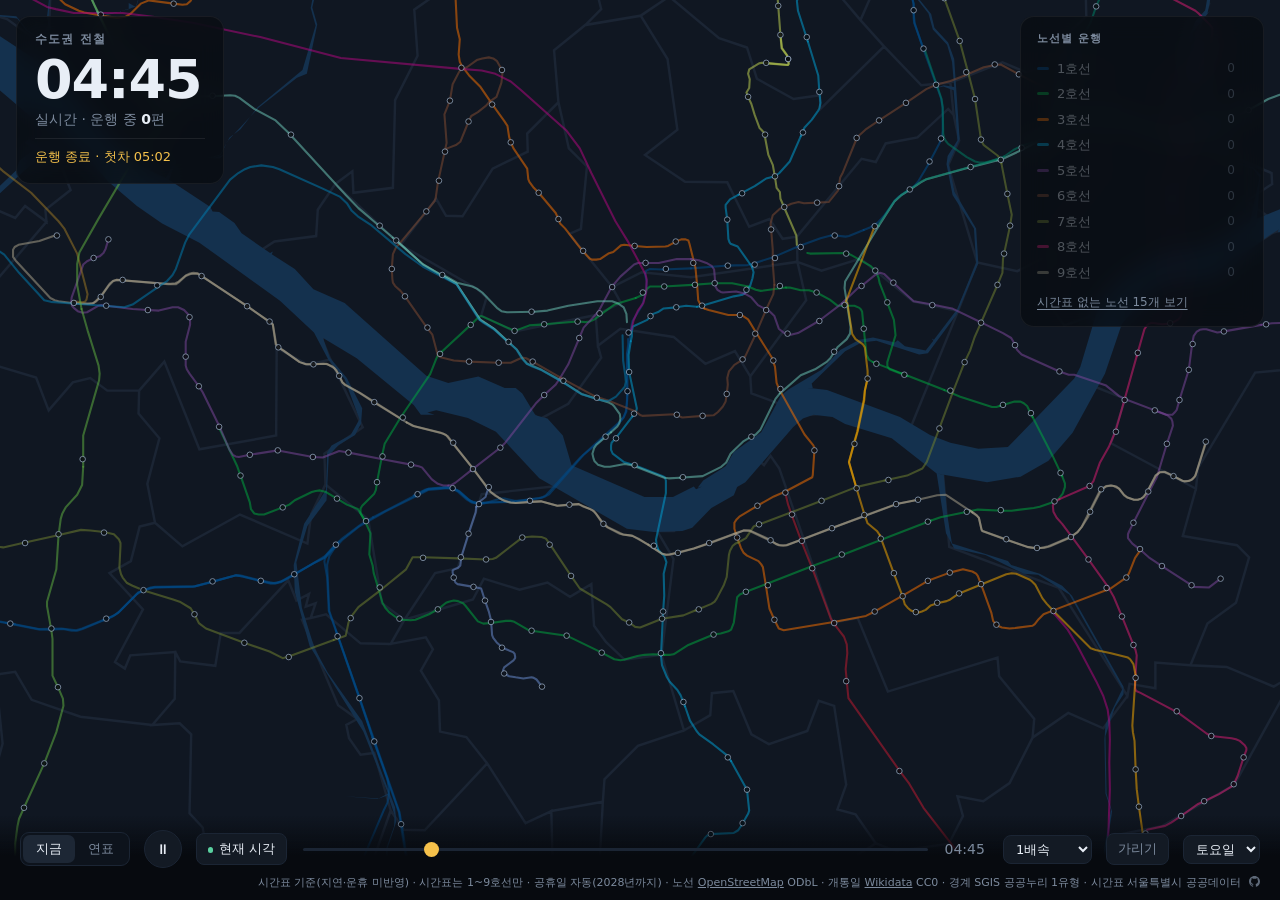
<file: index.html>
<!doctype html>
<html lang="ko">
<head>
<meta charset="utf-8">
<meta name="viewport" content="width=device-width, initial-scale=1, viewport-fit=cover">
<title>수도권 전철 — 지금 달리는 열차</title>
<meta name="description" content="시간표대로 수도권 전철 노선도 위를 열차가 달린다. 연도를 움직이면 노선망이 자라난다.">
<link rel="stylesheet" href="style.css">
</head>
<body class="live">

<svg id="map" role="img" aria-label="수도권 전철 노선망 지도"></svg>
<div id="tip" hidden></div>

<header id="head">
  <h1>수도권 전철</h1>
  <div id="big">—</div>
  <p id="sub"></p>
  <p id="note" hidden></p>
</header>

<aside id="side">
  <h2 class="only-live">노선별 운행</h2>
  <h2 class="only-year">최근 개통</h2>
  <ul id="lines" class="only-live"></ul>
  <button id="untimed" class="only-live" type="button" hidden></button>
  <ol id="recent" class="only-year"></ol>
</aside>

<footer id="foot">
  <span class="only-live">시간표 기준(지연·운휴 미반영) · 시간표는 1~9호선만 ·</span>
  <span class="only-live" id="holiday"></span>
  <span class="only-year" id="undated"></span>
  노선 <a href="https://www.openstreetmap.org/copyright">OpenStreetMap</a> ODbL ·
  개통일 <a href="https://www.wikidata.org">Wikidata</a> CC0 ·
  경계 SGIS 공공누리 1유형 · 시간표 서울특별시 공공데이터
  <a class="src" href="https://github.com/wantaekchoi/seoul-subway" aria-label="GitHub 저장소">
    <svg viewBox="0 0 16 16" aria-hidden="true"><path d="M8 0C3.58 0 0 3.58 0 8c0 3.54 2.29 6.53 5.47 7.59.4.07.55-.17.55-.38 0-.19-.01-.82-.01-1.49-2.01.37-2.53-.49-2.69-.94-.09-.23-.48-.94-.82-1.13-.28-.15-.68-.52-.01-.53.63-.01 1.08.58 1.23.82.72 1.21 1.87.87 2.33.66.07-.52.28-.87.51-1.07-1.78-.2-3.64-.89-3.64-3.95 0-.87.31-1.59.82-2.15-.08-.2-.36-1.02.08-2.12 0 0 .67-.21 2.2.82.64-.18 1.32-.27 2-.27s1.36.09 2 .27c1.53-1.04 2.2-.82 2.2-.82.44 1.1.16 1.92.08 2.12.51.56.82 1.27.82 2.15 0 3.07-1.87 3.75-3.65 3.95.29.25.54.73.54 1.48 0 1.07-.01 1.93-.01 2.2 0 .21.15.46.55.38A8.012 8.012 0 0 0 16 8c0-4.42-3.58-8-8-8z"/></svg>
  </a>
</footer>

<div id="dock">
  <div id="modes">
    <button data-mode="live" aria-pressed="true">지금</button>
    <button data-mode="year" aria-pressed="false">연표</button>
  </div>
  <button id="play" aria-label="재생">▶</button>
  <button id="tonow" class="only-live" title="현재 시각으로 돌아갑니다">현재 시각</button>
  <input id="slider" type="range" min="0" max="86340" step="60" value="0" aria-label="시각">
  <output id="tag"></output>
  <label id="ratewrap" class="only-live">
    <select id="rate" aria-label="배속">
      <option value="1">1배속</option>
      <option value="10">10배속</option>
      <option value="60">60배속</option>
      <option value="120">120배속</option>
    </select>
  </label>
  <button id="bare" title="곁 화면과 각주를 걷습니다 (H)"></button>
  <label id="daywrap" class="only-live">
    <select id="day" aria-label="요일 구분">
      <option value="1">평일</option>
      <option value="2">토요일</option>
      <option value="3">휴일</option>
    </select>
  </label>
</div>

<p id="loading">불러오는 중…</p>
<script type="module" src="app.js"></script>
</body>
</html>
</file>
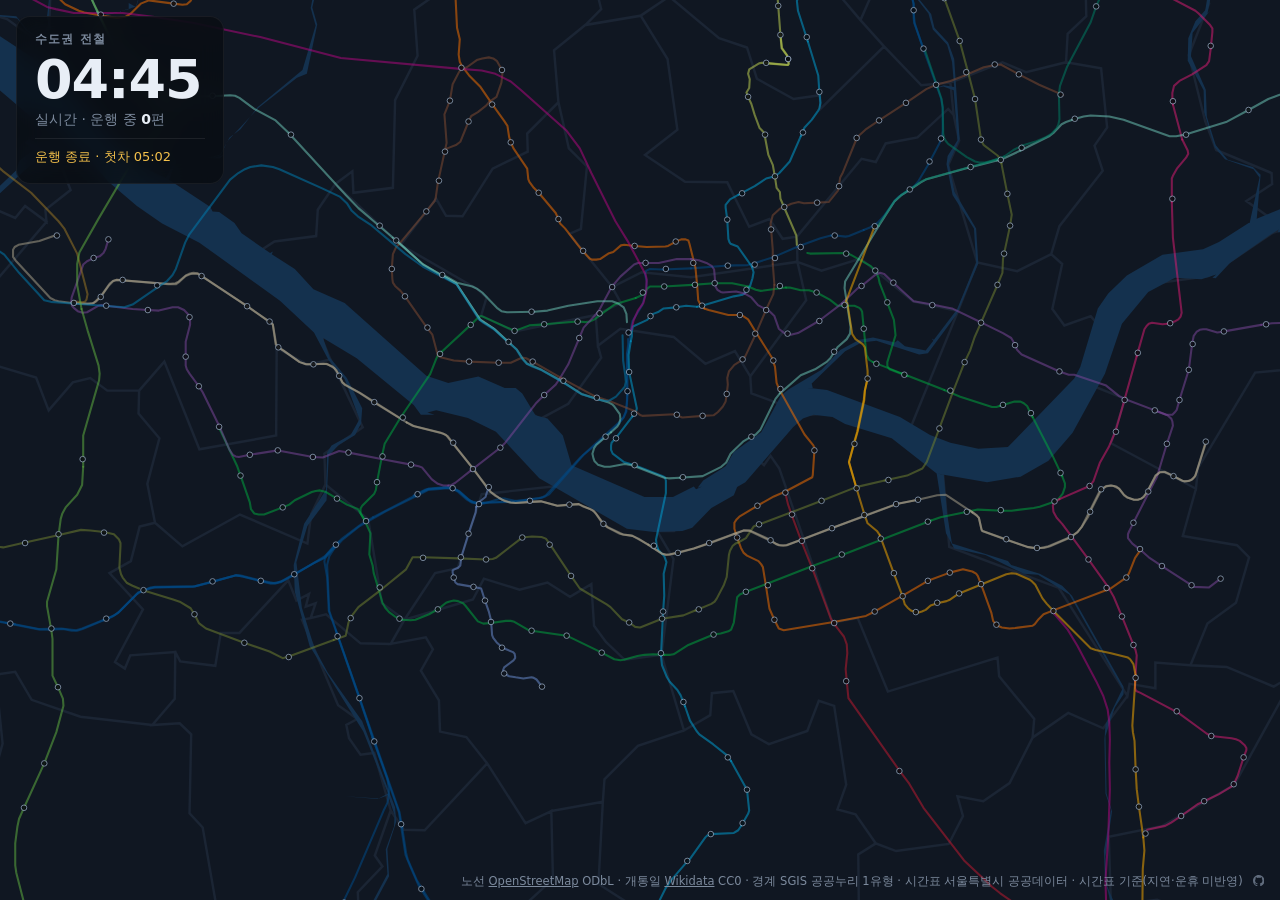
<file: newtab.html>
<!doctype html>
<html lang="ko">
<head>
<meta charset="utf-8">
<title>수도권 전철</title>
<link rel="stylesheet" href="style.css">
<style>
  /* 새 탭에는 조작이 없다. 각주는 창을 만들지 않고 바닥에 한 줄로 깐다 —
     매일 보는 화면이라 지도를 가리는 상자가 하나라도 적은 게 낫다. */
  #foot {
    position: fixed; z-index: 2;
    left: 0; right: 0; bottom: 0;
    padding: 10px 16px calc(10px + env(safe-area-inset-bottom));
    background: none; border: 0; border-radius: 0;
    backdrop-filter: none; -webkit-backdrop-filter: none;
    color: var(--dim); font-size: 11.5px;
    white-space: nowrap; overflow: hidden; text-overflow: ellipsis;
  }
  #foot .src { display: inline-flex; margin: 0 0 0 6px; vertical-align: -.15em; }
</style>
</head>
<body class="live">

<svg id="map" role="img" aria-label="수도권 전철 노선망 지도"></svg>
<div id="tip" hidden></div>

<header id="head">
  <h1>수도권 전철</h1>
  <div id="big">—</div>
  <p id="sub"></p>
  <p id="note" hidden></p>
</header>

<footer id="foot">
  노선 <a href="https://www.openstreetmap.org/copyright">OpenStreetMap</a> ODbL ·
  개통일 <a href="https://www.wikidata.org">Wikidata</a> CC0 ·
  경계 SGIS 공공누리 1유형 · 시간표 서울특별시 공공데이터 · 시간표 기준(지연·운휴 미반영)
  <a class="src" href="https://github.com/wantaekchoi/seoul-subway" aria-label="GitHub 저장소">
    <svg viewBox="0 0 16 16" aria-hidden="true"><path d="M8 0C3.58 0 0 3.58 0 8c0 3.54 2.29 6.53 5.47 7.59.4.07.55-.17.55-.38 0-.19-.01-.82-.01-1.49-2.01.37-2.53-.49-2.69-.94-.09-.23-.48-.94-.82-1.13-.28-.15-.68-.52-.01-.53.63-.01 1.08.58 1.23.82.72 1.21 1.87.87 2.33.66.07-.52.28-.87.51-1.07-1.78-.2-3.64-.89-3.64-3.95 0-.87.31-1.59.82-2.15-.08-.2-.36-1.02.08-2.12 0 0 .67-.21 2.2.82.64-.18 1.32-.27 2-.27s1.36.09 2 .27c1.53-1.04 2.2-.82 2.2-.82.44 1.1.16 1.92.08 2.12.51.56.82 1.27.82 2.15 0 3.07-1.87 3.75-3.65 3.95.29.25.54.73.54 1.48 0 1.07-.01 1.93-.01 2.2 0 .21.15.46.55.38A8.012 8.012 0 0 0 16 8c0-4.42-3.58-8-8-8z"/></svg>
  </a>
</footer>

<p id="loading">불러오는 중…</p>

<script type="module" src="newtab.js"></script>
</body>
</html>
</file>
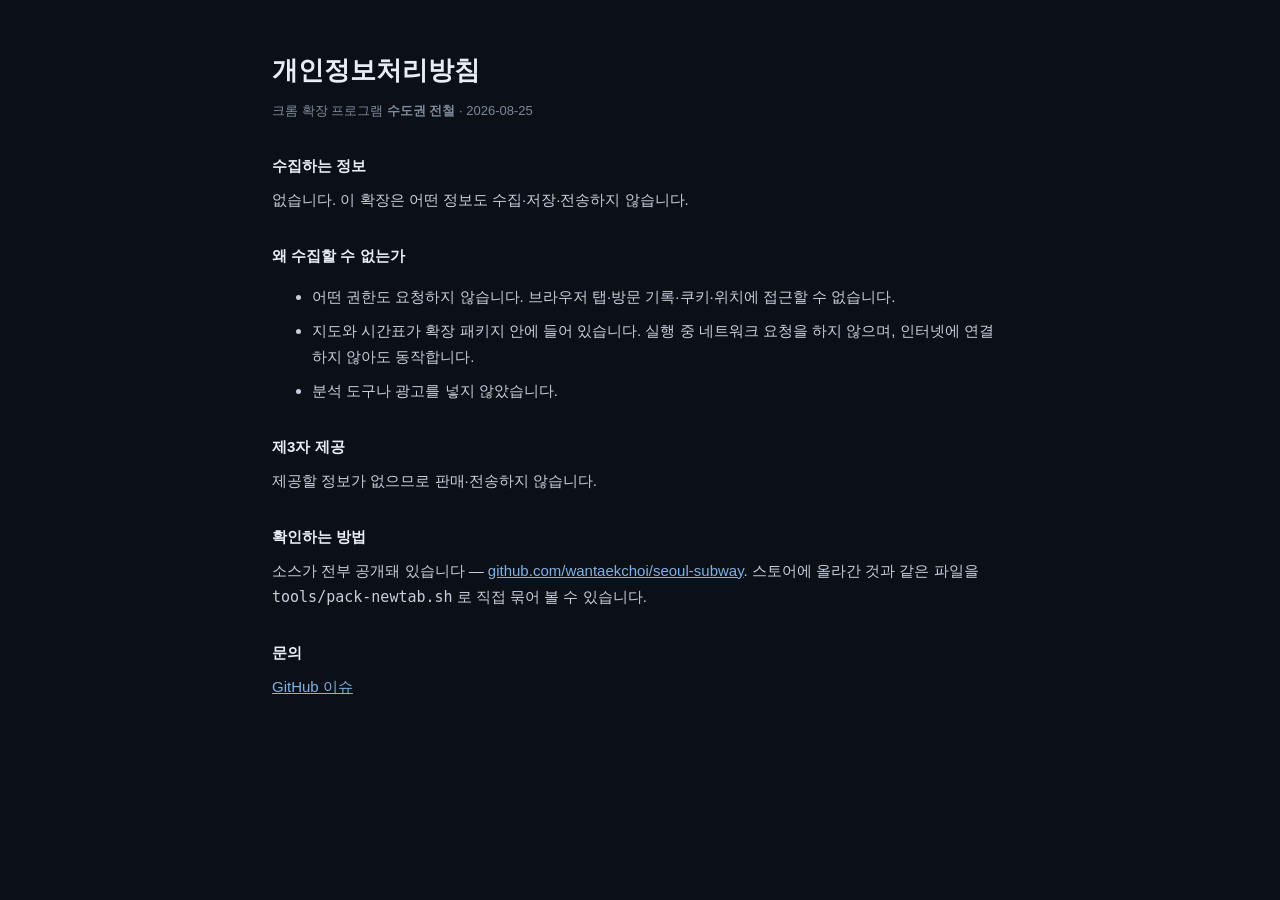
<file: privacy.html>
<!doctype html>
<html lang="ko">
<head>
<meta charset="utf-8">
<meta name="viewport" content="width=device-width, initial-scale=1">
<title>개인정보처리방침 — 수도권 전철</title>
<style>
  :root { color-scheme: dark }
  body {
    margin: 0 auto; padding: 48px 20px 80px; max-width: 46rem;
    background: #0b0f16; color: #c6d0dc;
    font: 15px/1.75 -apple-system, BlinkMacSystemFont, 'Apple SD Gothic Neo', sans-serif;
  }
  h1 { margin: 0 0 .2em; font-size: 26px; color: #e8eef6 }
  h2 { margin: 2em 0 .4em; font-size: 15px; color: #e8eef6 }
  p, li { margin: .5em 0 }
  a { color: #7fb2e8 }
  .when { color: #7c8a9d; font-size: 13px }
</style>
</head>
<body>

<h1>개인정보처리방침</h1>
<p class="when">크롬 확장 프로그램 <b>수도권 전철</b> · 2026-08-25</p>

<h2>수집하는 정보</h2>
<p>없습니다. 이 확장은 어떤 정보도 수집·저장·전송하지 않습니다.</p>

<h2>왜 수집할 수 없는가</h2>
<ul>
  <li>어떤 권한도 요청하지 않습니다. 브라우저 탭·방문 기록·쿠키·위치에 접근할 수 없습니다.</li>
  <li>지도와 시간표가 확장 패키지 안에 들어 있습니다. 실행 중 네트워크 요청을 하지 않으며,
      인터넷에 연결하지 않아도 동작합니다.</li>
  <li>분석 도구나 광고를 넣지 않았습니다.</li>
</ul>

<h2>제3자 제공</h2>
<p>제공할 정보가 없으므로 판매·전송하지 않습니다.</p>

<h2>확인하는 방법</h2>
<p>소스가 전부 공개돼 있습니다 —
  <a href="https://github.com/wantaekchoi/seoul-subway">github.com/wantaekchoi/seoul-subway</a>.
  스토어에 올라간 것과 같은 파일을 <code>tools/pack-newtab.sh</code> 로 직접 묶어 볼 수 있습니다.</p>

<h2>문의</h2>
<p><a href="https://github.com/wantaekchoi/seoul-subway/issues">GitHub 이슈</a></p>

</body>
</html>
</file>
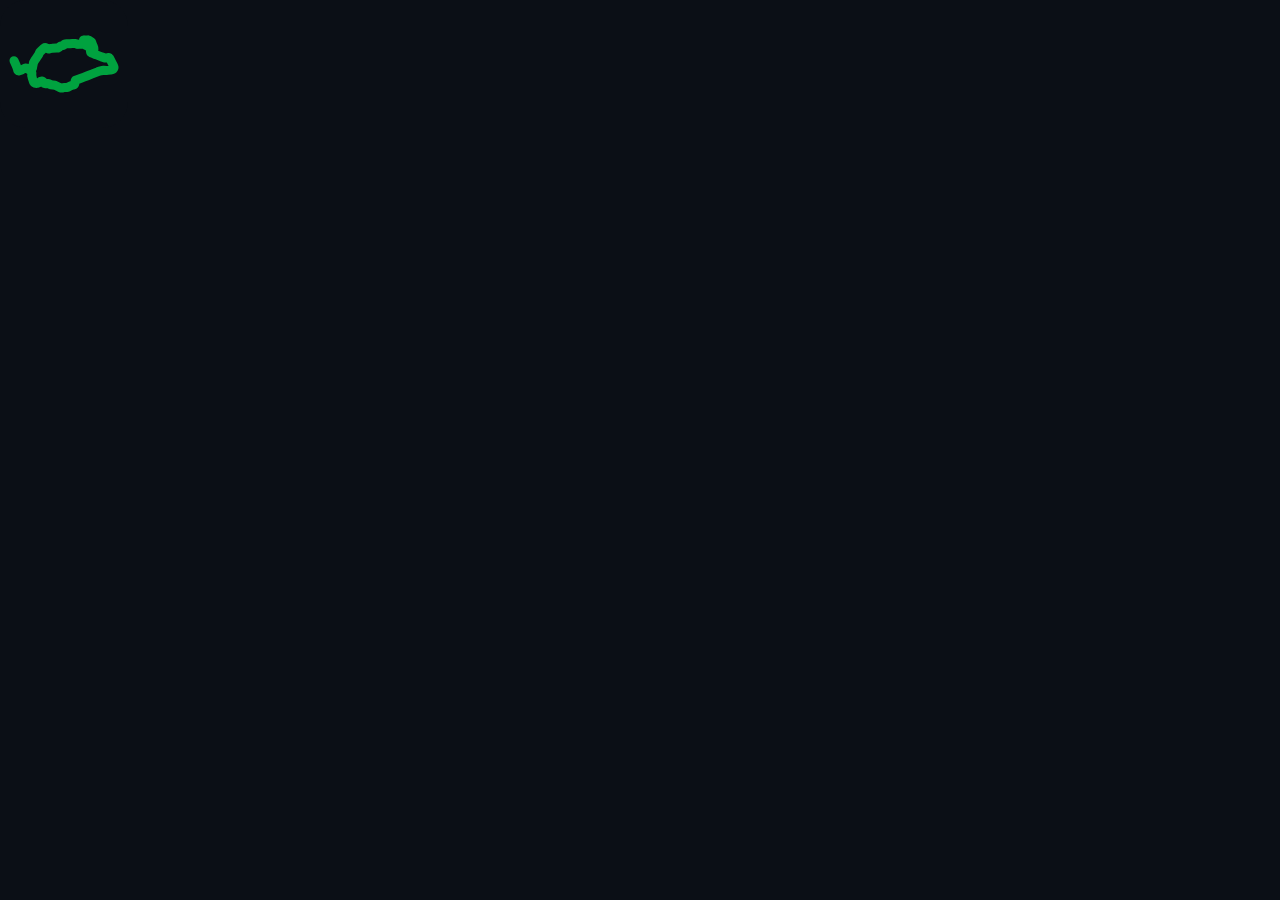
<file: icon/icon.html>
<!doctype html><meta charset="utf-8">
<style>html,body{margin:0;background:#0b0f16}svg{display:block}</style>
<svg width="128" height="128" viewBox="0 0 128 128" xmlns="http://www.w3.org/2000/svg">
  <rect width="128" height="128" rx="26" fill="#0b0f16"/>
  <path d="M63.3 45.3L60.7 46.0L59.3 47.1M56.4 48.0L57.3 48.1L57.8 48.0L58.3 47.8L59.3 47.1M56.4 48.0L52.4 48.3M48.9 49.1L50.7 48.4L52.4 48.3M48.9 49.1L45.0 47.4L44.7 47.5L43.7 48.4M40.3 51.6L43.7 48.4M40.3 51.6L39.8 52.0L39.6 52.4L38.9 54.2L35.4 59.4M35.4 59.4L33.5 62.5L33.3 63.7M33.3 63.7L32.6 67.1M31.2 71.7L30.7 70.7L30.7 70.2L30.9 69.9L32.3 68.4L32.5 68.0L32.6 67.1M31.2 71.7L31.9 73.1L31.7 75.6L32.1 76.9L32.2 77.8L32.7 79.3M32.7 79.3L33.3 81.3L33.6 81.9L34.1 82.5L34.8 83.0L35.6 83.3M35.6 83.3L36.6 83.4L37.2 83.3L38.8 82.7L39.8 82.1M39.8 82.1L40.8 81.3L41.1 81.2L41.7 81.1L42.2 81.1L42.8 81.4L43.1 81.7L44.6 83.5L45.2 83.8L46.1 83.7M46.1 83.7L47.9 83.5L48.4 83.5L48.8 83.6L50.4 84.5L50.9 84.7M50.9 84.7L55.0 85.2M55.0 85.2L59.2 87.2M66.6 87.5L65.3 87.4L64.3 87.5L63.4 87.6L61.8 88.1L61.4 88.1L60.7 88.0L59.2 87.2M66.6 87.5L67.3 87.5L67.7 87.4L69.5 86.3L72.4 85.1M72.4 85.1L73.3 85.0L74.2 84.7L74.5 84.5L74.8 83.7L75.2 80.7L75.5 80.3L76.3 80.0M79.0 79.0L76.3 80.0M79.0 79.0L84.0 77.1M84.0 77.1L87.6 75.7M92.3 73.9L87.6 75.7M92.3 73.9L98.2 71.6M102.5 70.5L99.3 71.2L98.2 71.6M102.5 70.5L103.7 70.3L106.8 70.4M112.7 69.4L111.1 69.9L110.3 70.1L107.7 70.4L106.8 70.4M113.7 66.3L114.0 67.2L114.0 67.6L113.9 68.0L113.7 68.4L113.2 69.1L112.7 69.4M110.2 59.3L112.6 64.0L113.7 66.3M110.2 59.3L109.5 58.0L109.1 57.7L108.8 57.5L108.1 57.5L106.3 58.0M106.3 58.0L105.9 58.1L105.4 58.1L101.6 56.9L99.7 56.1M99.7 56.1L94.6 54.1M94.6 54.1L91.3 52.8M90.2 48.8L90.6 52.0L90.8 52.5L91.3 52.8M87.7 46.2L89.1 46.1L89.7 46.4L89.9 46.6L90.0 46.9L90.2 48.8M84.6 44.6L86.2 45.5L87.1 46.1L87.7 46.2M81.0 44.0L81.5 44.0L82.8 44.3L83.7 44.3L84.6 44.6M81.0 44.0L78.0 44.4L77.4 44.3L76.5 43.9M76.5 43.9L74.6 43.4L72.6 43.5M69.9 43.7L72.6 43.5M66.6 43.8L69.9 43.7M63.3 45.3L64.2 44.8L64.6 44.1L64.9 43.9L66.6 43.8M88.3 40.0L88.0 39.9L83.8 40.0L83.5 39.9M88.3 40.0L88.7 40.1L91.0 41.5L91.4 41.8L91.7 42.2M93.1 45.9L92.1 43.5L91.9 42.8L91.7 42.2M93.1 45.9L93.8 47.8L93.9 49.7L93.0 52.8L93.0 53.3L93.3 53.6L95.4 54.5M31.3 71.7L30.3 70.2L29.0 69.7L27.9 69.0M27.9 69.0L26.6 68.2L25.9 68.0L25.4 68.1L24.9 68.2L22.9 69.2L22.2 69.7L21.4 70.0M21.4 70.0L19.2 70.9L18.6 70.9L18.1 70.7L17.7 70.2L17.6 69.4L16.5 66.3M14.0 60.7L16.0 65.2L16.5 66.3" fill="none" stroke="#00A23F" stroke-width="9"
        stroke-linecap="round" stroke-linejoin="round"/>
</svg>
</file>
<file: style.css>
:root {
  --bg: #070a0f;      /* 바다·북녘. 자료가 없는 곳은 다 이 색이다 */
  --land: #101722;
  --edge: #1b2534;
  --water: #14314e;
  --card: rgba(8, 12, 18, .76);
  --ink: #e8eef6;
  --dim: #7c8a9d;
  --accent: #f5c14b;
  --sw: 2.4;    /* 노선 굵기, 확대할 때 JS 가 되돌린다 */
  --dot: 3.2;   /* 역 반지름 */
}

* { box-sizing: border-box; }

html, body {
  height: 100%;
  margin: 0;
  background: var(--bg);
  color: var(--ink);
  font: 14px/1.5 -apple-system, BlinkMacSystemFont, "Apple SD Gothic Neo", "Pretendard",
        "Malgun Gothic", system-ui, sans-serif;
  overflow: hidden;
  -webkit-text-size-adjust: 100%;
}

/* ---------------------------------------------------------------- 지도 */

#map {
  position: fixed;
  inset: 0;
  width: 100%;
  height: 100%;
  display: block;
  touch-action: none;
  cursor: grab;
}
#map.dragging { cursor: grabbing; }

#land { fill: var(--land); stroke: var(--edge); stroke-width: .45; }
#water { fill: var(--water); stroke: none; }

#segments path {
  fill: none;
  stroke-width: var(--sw);
  stroke-linecap: round;
  stroke-linejoin: round;
  opacity: 0;
  /* 길이 0 인 대시도 둥근 선끝은 점으로 찍힌다. 꺼진 구간은 opacity 로도 같이 가려야 한다. */
  transition: stroke-dashoffset .55s ease-out, opacity .18s linear;
}
#segments path.on { opacity: 1; }
/* 주인공은 열차다. 노선은 바닥으로 물러나고, 역은 열차가 지나가는 걸
   눈이 재는 눈금으로 남는다 — 역이 안 보이면 속도가 안 보인다. */
body.live #segments path.on { opacity: .55; }

#stations circle {
  r: var(--dot);
  fill: var(--bg);
  stroke: #8fa0b6;
  stroke-width: calc(var(--sw) * .46);
  opacity: 0;
  pointer-events: none;
  transition: opacity .35s ease-out;
}
#stations circle.on { opacity: .85; pointer-events: auto; }
/* 방금 열린 역은 잠깐 노랗게 튄다 — 시선이 어디서 자랐는지 따라가도록 */
#stations circle.fresh {
  r: calc(var(--dot) * 2.2);
  stroke: var(--accent);
  stroke-width: calc(var(--sw) * .8);
  fill: rgba(245, 193, 75, .18);
  opacity: 1;
}

/* 둥근 삼각형. 코가 진행 방향을 가리킨다. */
#trains path {
  stroke-width: 1.5;
  stroke-linejoin: round;
}

/* ---------------------------------------------------------------- 판 */

#head, #side, #foot {
  position: fixed;
  z-index: 2;
  background: var(--card);
  backdrop-filter: blur(12px);
  -webkit-backdrop-filter: blur(12px);
  border: 1px solid rgba(255, 255, 255, .06);
  border-radius: 14px;
}

#head {
  top: 16px; left: 16px;
  padding: 14px 18px 16px;
  min-width: 208px;
}

h1 {
  margin: 0;
  font-size: 11.5px;
  font-weight: 600;
  letter-spacing: .1em;
  color: var(--dim);
}

#big {
  font-size: 54px;
  font-weight: 700;
  line-height: 1.02;
  letter-spacing: -.02em;
  font-variant-numeric: tabular-nums;
  margin: 4px 0 2px;
}

#sub { margin: 0; color: var(--dim); font-variant-numeric: tabular-nums; }
#sub b { color: var(--ink); font-weight: 600; }

#note {
  margin: 8px 0 0;
  padding-top: 8px;
  border-top: 1px solid rgba(255, 255, 255, .08);
  color: var(--accent);
  font-size: 13px;
  font-variant-numeric: tabular-nums;
}
#note[hidden] { display: none; }

#side {
  top: 16px; right: 16px;
  width: 244px;
  max-height: calc(100% - 150px);
  overflow-y: auto;
  overscroll-behavior: contain;
  padding: 14px 16px;
}

h2 {
  margin: 0 0 8px;
  font-size: 11px;
  font-weight: 600;
  letter-spacing: .1em;
  color: var(--dim);
}

#lines, #recent {
  margin: 0;
  padding: 0;
  list-style: none;
  font-variant-numeric: tabular-nums;
}
#lines li, #recent li {
  font-size: 13px;
  opacity: .3;
  transition: opacity .3s;
}
#lines li.on, #recent li { opacity: 1; }
#recent li { display: flex; align-items: center; gap: 8px; padding: 2px 0; }

/* 노선 줄은 누를 수 있다 — 누르면 그 노선만 남는다. */
#lines .row {
  display: flex;
  align-items: center;
  gap: 8px;
  width: 100%;
  padding: 3px 6px;
  margin: 0 -6px;
  border: 0;
  border-radius: 7px;
  background: none;
  color: inherit;
  font: inherit;
  font-size: 13px;
  text-align: left;
  cursor: pointer;
}
#lines .row:hover { background: rgba(255, 255, 255, .05); }
#lines li.pick .row { background: #1d2735; }

/* 시간표가 없어 세는 수가 없는 노선은 접어 둔다. */
#lines li.untimed { display: none; }
body.show-untimed #lines li.untimed { display: block; }

#untimed {
  margin-top: 8px;
  padding: 0;
  border: 0;
  background: none;
  color: var(--dim);
  font: inherit;
  font-size: 12px;
  text-decoration: underline;
  text-underline-offset: 3px;
  cursor: pointer;
}
#untimed:hover { color: var(--ink); }

/* 한 노선을 고르면 나머지는 흐려진다. 지워지는 게 아니라 뒤로 물러난다. */
#segments path.off, #stations circle.off, #trains path.off { opacity: .07; }
#lines .chip { width: 12px; height: 3px; border-radius: 2px; flex: none; }
#recent .chip { width: 3px; height: 13px; border-radius: 2px; flex: none; }
#lines .nm, #recent .nm { flex: 1; overflow: hidden; text-overflow: ellipsis; white-space: nowrap; }
#lines .ct, #recent .dt { color: var(--dim); font-size: 12px; flex: none; }
#recent li.new .nm { color: var(--accent); }

/* 각주는 창을 만들지 않고 재생 바 아래 한 줄로 깐다. 독크의 그러데이션이 이 줄까지
   덮으므로 지도 위에 상자가 하나 줄어든다. 좁은 화면에서는 잘라 먹지 않고 접는다 —
   출처 표시가 잘리면 안 되기 때문이다. */
#foot {
  position: fixed;
  z-index: 4;
  left: 0; right: 0;
  bottom: calc(9px + env(safe-area-inset-bottom));
  max-width: none;
  padding: 0 20px;
  background: none;
  border: 0;
  border-radius: 0;
  backdrop-filter: none;
  -webkit-backdrop-filter: none;
  color: var(--dim);
  font-size: 11px;
  line-height: 1.5;
  text-align: right;
  white-space: nowrap;
  overflow: hidden;
  text-overflow: ellipsis;
}
#foot .src { display: inline-flex; margin: 0 0 0 5px; vertical-align: -.15em; }
#foot p { margin: 0; }
#foot p + p { margin-top: 3px; }
#foot a { color: inherit; }
#foot b { color: #a9b6c7; font-weight: 600; }

body.live .only-year, body.year .only-live { display: none; }

/* ---------------------------------------------------------------- 조작 */

#dock {
  position: fixed;
  z-index: 3;
  left: 0; right: 0; bottom: 0;
  padding: 14px 20px calc(32px + env(safe-area-inset-bottom));
  display: flex;
  align-items: center;
  gap: 14px;
  background: linear-gradient(0deg, var(--bg) 52%, transparent);
}

#modes {
  flex: none;
  display: flex;
  padding: 2px;
  border: 1px solid var(--edge);
  border-radius: 9px;
  background: #0d131c;
}
#modes button {
  border: 0;
  border-radius: 7px;
  background: none;
  color: var(--dim);
  font: inherit;
  font-size: 13px;
  padding: 4px 13px;
  cursor: pointer;
}
#modes button[aria-pressed="true"] { background: #1d2735; color: var(--ink); }

#play {
  flex: none;
  width: 38px; height: 38px;
  border: 1px solid var(--edge);
  border-radius: 50%;
  background: #131a24;
  color: var(--ink);
  font-size: 14px;
  line-height: 1;
  cursor: pointer;
}
#play:hover { border-color: var(--dim); }

#slider {
  flex: 1;
  min-width: 60px;
  appearance: none;
  -webkit-appearance: none;
  height: 3px;
  border-radius: 2px;
  background: var(--edge);
  cursor: pointer;
}
#slider::-webkit-slider-thumb {
  -webkit-appearance: none;
  width: 15px; height: 15px;
  border-radius: 50%;
  background: var(--accent);
  cursor: grab;
}
#slider::-moz-range-thumb {
  width: 15px; height: 15px; border: 0;
  border-radius: 50%;
  background: var(--accent);
}

#tag {
  flex: none;
  min-width: 5ch;
  color: var(--dim);
  font-variant-numeric: tabular-nums;
}

#daywrap, #ratewrap { flex: none; }
#day, #rate {
  border: 1px solid var(--edge);
  border-radius: 8px;
  background: #131a24;
  color: var(--ink);
  font: inherit;
  font-size: 13px;
  padding: 5px 8px;
  cursor: pointer;
}

#tip {
  position: fixed;
  z-index: 4;
  padding: 5px 9px;
  border: 1px solid var(--edge);
  border-radius: 6px;
  background: #131a24;
  font-size: 12.5px;
  pointer-events: none;
  white-space: nowrap;
  transform: translate(-50%, -140%);
}
#tip b { font-weight: 600; }
#tip span { color: var(--dim); margin-left: 6px; font-variant-numeric: tabular-nums; }

#loading {
  position: fixed;
  z-index: 5;
  inset: 0;
  display: grid; place-content: center;
  margin: 0; color: var(--dim);
  background: var(--bg);
}
#loading[hidden] { display: none; }

/* ---------------------------------------------------------------- 좁은 화면 */

@media (max-width: 780px) {
  #head { top: 10px; left: 10px; padding: 10px 14px 12px; min-width: 0; }
  #big { font-size: 38px; }
  #sub { font-size: 13px; }
  #side { display: none; }

  #foot {
    left: 0; right: 0;
    bottom: calc(8px + env(safe-area-inset-bottom));
    padding: 0 12px;
    white-space: normal;   /* 좁으면 접는다. 출처가 잘리면 안 된다 */
  }

  #dock {
    flex-wrap: wrap;
    gap: 10px 12px;
    padding: 12px 12px calc(46px + env(safe-area-inset-bottom));
  }
  #slider { flex: 1 1 100%; order: -1; }
  #tag { min-width: 0; }
  #daywrap { margin-left: auto; }
}

@media (prefers-reduced-motion: reduce) {
  #segments path, #stations circle { transition: none; }
}

/* 현재 시각을 따라가는 중이면 불이 들어온다. 슬라이더를 끌거나 멈추면 꺼진다. */
#tonow {
  flex: none;
  border: 1px solid var(--edge);
  border-radius: 8px;
  background: #131a24;
  color: var(--dim);
  font: inherit;
  font-size: 13px;
  padding: 5px 11px;
  cursor: pointer;
}
#tonow:hover { border-color: var(--dim); }
#tonow::before {
  content: ''; width: .42em; height: .42em; margin-right: .45em;
  border-radius: 50%; background: currentColor; opacity: .35;
  display: inline-block; vertical-align: .05em;
}
body.following #tonow { color: var(--ink); }
body.following #tonow::before { background: #5ad1a0; opacity: 1; }

/* 저장소로 가는 길. 각주 끝에 작게 둔다. */
.src {
  display: inline-flex;
  align-items: center;
  gap: 5px;
  margin-top: 2px;
  color: var(--dim);
  opacity: .75;
  text-decoration: none;
}
.src:hover { color: var(--ink); }
.src svg { width: 1em; height: 1em; fill: currentColor; }   /* 글자 크기에 맞춘다 */

/* 지도만 보고 싶을 때. 되돌릴 길(독크의 버튼)은 늘 남겨 둔다 — 각주가 표기 의무라
   가린 채로 길이 없으면 안 된다. */
#bare {
  flex: none;
  border: 1px solid var(--edge);
  border-radius: 8px;
  background: #131a24;
  color: var(--dim);
  font: inherit;
  font-size: 13px;
  padding: 5px 11px;
  cursor: pointer;
}
#bare:hover { border-color: var(--dim); color: var(--ink); }
body.bare #side, body.bare #foot { opacity: 0; pointer-events: none; }
#side, #foot { transition: opacity .25s ease-out; }
</file>
